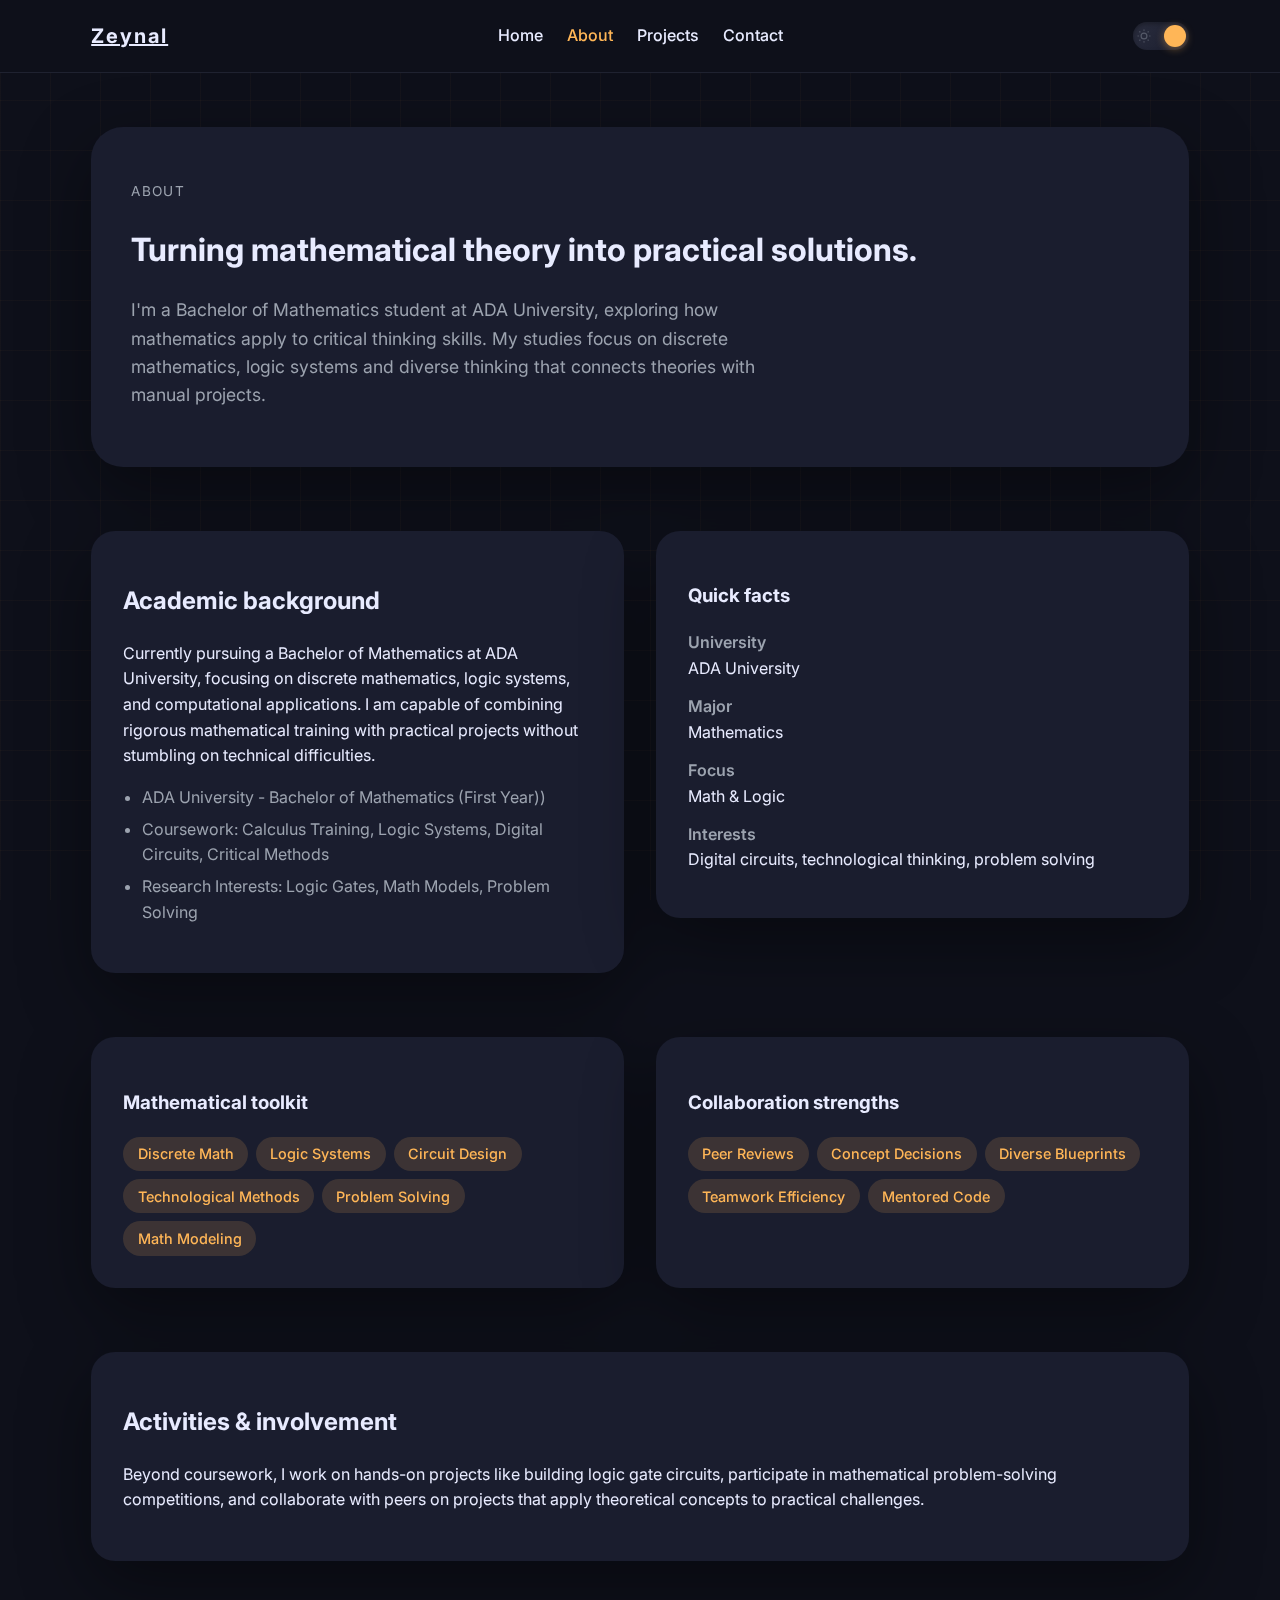
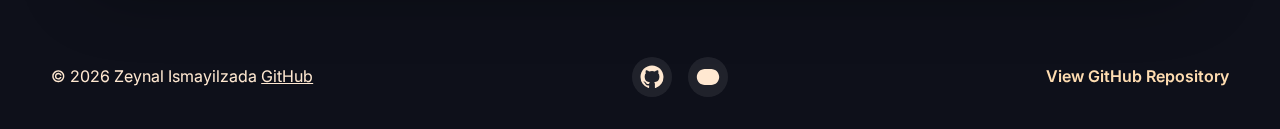
<file: about.html>
<!DOCTYPE html>
<html lang="en">
  <head>
    <meta charset="UTF-8" />
    <meta name="viewport" content="width=device-width, initial-scale=1.0" />
    <title>About | Zeynal Ismayilzada</title>
    <meta
      name="description"
      content="Learn about Zeynal Ismayilzada's background, coursework, and qualifications."
    />
    <link rel="stylesheet" href="styles/main.css" />
    <link rel="preconnect" href="https://fonts.googleapis.com" />
    <link rel="preconnect" href="https://fonts.gstatic.com" crossorigin />
    <link
      href="https://fonts.googleapis.com/css2?family=Inter:wght@400;500;600&display=swap"
      rel="stylesheet"
    />
  </head>
  <body>
    <div class="snowflakes" aria-hidden="true"></div>
    <header class="site-header">
      <nav class="nav" aria-label="Primary">
        <a class="nav__brand" href="index.html">Zeynal</a>
        <div class="nav__controls">
          <button
            class="theme-toggle"
            aria-label="Toggle dark mode"
            title="Toggle theme"
          >
            <span class="theme-toggle__track">
              <svg class="theme-toggle__icon theme-toggle__icon--sun" viewBox="0 0 24 24" fill="none" stroke="currentColor" stroke-width="2">
                <circle cx="12" cy="12" r="5"/>
                <line x1="12" y1="1" x2="12" y2="3"/>
                <line x1="12" y1="21" x2="12" y2="23"/>
                <line x1="4.22" y1="4.22" x2="5.64" y2="5.64"/>
                <line x1="18.36" y1="18.36" x2="19.78" y2="19.78"/>
                <line x1="1" y1="12" x2="3" y2="12"/>
                <line x1="21" y1="12" x2="23" y2="12"/>
                <line x1="4.22" y1="19.78" x2="5.64" y2="18.36"/>
                <line x1="18.36" y1="5.64" x2="19.78" y2="4.22"/>
              </svg>
              <span class="theme-toggle__thumb"></span>
              <svg class="theme-toggle__icon theme-toggle__icon--moon" viewBox="0 0 24 24" fill="none" stroke="currentColor" stroke-width="2">
                <path d="M21 12.79A9 9 0 1 1 11.21 3 7 7 0 0 0 21 12.79z"/>
              </svg>
            </span>
          </button>
          <button
            class="nav__toggle"
            aria-label="Toggle navigation menu"
            aria-expanded="false"
          >
            <span></span>
            <span></span>
            <span></span>
          </button>
        </div>
        <ul class="nav__menu">
          <li><a class="nav__link" href="index.html">Home</a></li>
          <li><a class="nav__link nav__link--active" href="about.html">About</a></li>
          <li><a class="nav__link" href="projects.html">Projects</a></li>
          <li>
            <a class="nav__link" href="index.html#contact" aria-describedby="contact-footer"
              >Contact</a
            >
          </li>
        </ul>
      </nav>
    </header>

    <main>
      <section class="page-hero">
        <p class="eyebrow">About</p>
        <h1>Turning mathematical theory into practical solutions.</h1>
        <p class="lead">
          I'm a Bachelor of Mathematics student at ADA University, exploring how mathematics apply to critical thinking skills. My studies focus on discrete mathematics,
          logic systems and diverse thinking that connects theories with manual projects.
        </p>
      </section>

      <section class="section about-grid">
        <article class="card">
          <h2>Academic background</h2>
          <p>
            Currently pursuing a Bachelor of Mathematics at ADA University, focusing on discrete
            mathematics, logic systems, and computational applications. I am capable of combining rigorous
            mathematical training with practical projects without stumbling on technical difficulties.
          </p>
          <ul class="list">
            <li>ADA University - Bachelor of Mathematics (First Year))</li>
            <li>Coursework: Calculus Training, Logic Systems, Digital Circuits, Critical Methods</li>
            <li>Research Interests: Logic Gates, Math Models, Problem Solving</li>
          </ul>
        </article>

        <aside class="card about-sidebar">
          <h3>Quick facts</h3>
          <dl>
            <div>
              <dt>University</dt>
              <dd>ADA University</dd>
            </div>
            <div>
              <dt>Major</dt>
              <dd>Mathematics</dd>
            </div>
            <div>
              <dt>Focus</dt>
              <dd>Math & Logic</dd>
            </div>
            <div>
              <dt>Interests</dt>
              <dd>Digital circuits, technological thinking, problem solving</dd>
            </div>
          </dl>
        </aside>
      </section>

      <section class="section skills-grid">
        <article class="card">
          <h3>Mathematical toolkit</h3>
          <ul class="pill-list">
            <li>Discrete Math</li>
            <li>Logic Systems</li>
            <li>Circuit Design</li>
            <li>Technological Methods</li>
            <li>Problem Solving</li>
            <li>Math Modeling</li>
          </ul>
        </article>
        <article class="card">
          <h3>Collaboration strengths</h3>
          <ul class="pill-list">
            <li>Peer Reviews</li>
            <li>Concept Decisions</li>
            <li>Diverse Blueprints</li>
            <li>Teamwork Efficiency</li>
            <li>Mentored Code</li>
          </ul>
        </article>
      </section>

      <section class="section">
        <article class="card">
          <h2>Activities &amp; involvement</h2>
          <p>
            Beyond coursework, I work on hands-on projects like building logic gate circuits,
            participate in mathematical problem-solving competitions, and collaborate with peers
            on projects that apply theoretical concepts to practical challenges.
          </p>
        </article>
      </section>
    </main>

    <footer class="site-footer" id="contact-footer">
      <div class="site-footer__brand">
        <span>© <span id="year"></span> Zeynal Ismayilzada</span>
        <a href="https://github.com/zeynal-ismayilzada/" target="_blank" rel="noreferrer">GitHub</a>
      </div>
      <div class="site-footer__social">
        <a
          class="icon-link"
          href="https://github.com/zeynal-ismayilzada/"
          target="_blank"
          rel="noreferrer"
          aria-label="GitHub profile"
        >
          <svg viewBox="0 0 24 24" aria-hidden="true">
            <path
              d="M12 .5C5.648.5.5 5.648.5 12a11.5 11.5 0 0 0 7.865 10.93c.575.105.785-.25.785-.556 0-.274-.01-1-.016-1.96-3.2.695-3.877-1.543-3.877-1.543-.523-1.329-1.279-1.684-1.279-1.684-1.045-.715.08-.701.08-.701 1.157.082 1.767 1.188 1.767 1.188 1.028 1.763 2.698 1.254 3.356.96.105-.745.403-1.255.733-1.542-2.553-.29-5.238-1.277-5.238-5.682 0-1.255.45-2.28 1.187-3.084-.12-.29-.515-1.458.113-3.04 0 0 .966-.31 3.167 1.178a10.93 10.93 0 0 1 5.768 0c2.2-1.488 3.166-1.178 3.166-1.178.63 1.582.236 2.75.117 3.04.74.804 1.186 1.83 1.186 3.084 0 4.417-2.69 5.39-5.254 5.674.415.358.785 1.067.785 2.15 0 1.552-.015 2.803-.015 3.185 0 .309.207.667.792.553A11.503 11.503 0 0 0 23.5 12C23.5 5.648 18.352.5 12 .5Z"
            />
          </svg>
        </a>
        <a
          class="icon-link"
          href="https://www.codecademy.com/profiles/zeynal_ismayilzada"
          target="_blank"
          rel="noreferrer"
          aria-label="Codecademy profile"
        >
          <svg viewBox="0 0 30 20" aria-hidden="true">
            <path
              d="M1 10C1 4.477 5.477 0 11 0h8c5.523 0 10 4.477 10 10s-4.477 10-10 10h-8C5.477 20 1 15.523 1 10Zm8.884-3.316c-.804.946-1.39 2.21-1.39 3.316 0 1.106.586 2.37 1.39 3.316.807.95 1.873 1.684 3.054 1.684 1.083 0 1.971-.55 2.688-1.316l1.965 1.963C17.454 16.004 15.913 17 13.996 17c-1.742 0-3.34-.95-4.512-2.22C8.316 13.365 7.5 11.73 7.5 10c0-1.73.816-3.365 1.984-4.78C10.658 3.95 12.256 3 13.998 3c1.917 0 3.458.996 4.59 2.353l-1.965 1.963c-.717-.767-1.605-1.316-2.688-1.316-1.181 0-2.247.735-3.054 1.684Zm9.644 3.316a1 1 0 1 1 0-2h3.972a1 1 0 1 1 0 2h-3.972Z"
            />
          </svg>
        </a>
      </div>
      <a
        class="repo-link"
        href="https://github.com/zeynal-ismayilzada/Zeynal-Portfolio"
        target="_blank"
        rel="noreferrer"
      >
        View GitHub Repository
      </a>
    </footer>

    <script>
      const yearEl = document.getElementById("year");
      if (yearEl) {
        yearEl.textContent = new Date().getFullYear();
      }
      const navToggle = document.querySelector(".nav__toggle");
      const navMenu = document.querySelector(".nav__menu");
      if (navToggle && navMenu) {
        navToggle.addEventListener("click", () => {
          const isOpen = navMenu.classList.toggle("is-open");
          navToggle.setAttribute("aria-expanded", String(isOpen));
        });
      }
      
      // Theme toggle
      const themeToggle = document.querySelector(".theme-toggle");
      const html = document.documentElement;
      
      // Initialize theme from localStorage or default to dark
      const savedTheme = localStorage.getItem("theme") || "dark";
      html.setAttribute("data-theme", savedTheme);
      
      if (themeToggle) {
        themeToggle.addEventListener("click", () => {
          const currentTheme = html.getAttribute("data-theme");
          const newTheme = currentTheme === "dark" ? "light" : "dark";
          html.setAttribute("data-theme", newTheme);
          localStorage.setItem("theme", newTheme);
        });
      }
      
      // Create snowflakes - ADD THIS PART
      function createSnowflake() {
        const snowflake = document.createElement("div");
        snowflake.className = "snowflake";
        snowflake.innerHTML = "❄";
        snowflake.style.left = Math.random() * 100 + "%";
        snowflake.style.animationDuration = (Math.random() * 3 + 2) + "s";
        snowflake.style.opacity = Math.random() * 0.5 + 0.3;
        snowflake.style.fontSize = (Math.random() * 10 + 10) + "px";
        document.querySelector(".snowflakes").appendChild(snowflake);
        
        setTimeout(() => {
          snowflake.remove();
        }, 5000);
      }
      
      // Create initial snowflakes
      for (let i = 0; i < 30; i++) {
        setTimeout(() => createSnowflake(), i * 200);
      }
      
      // Continue creating snowflakes
      setInterval(createSnowflake, 300);
    </script>
  </body>
</html>
</file>
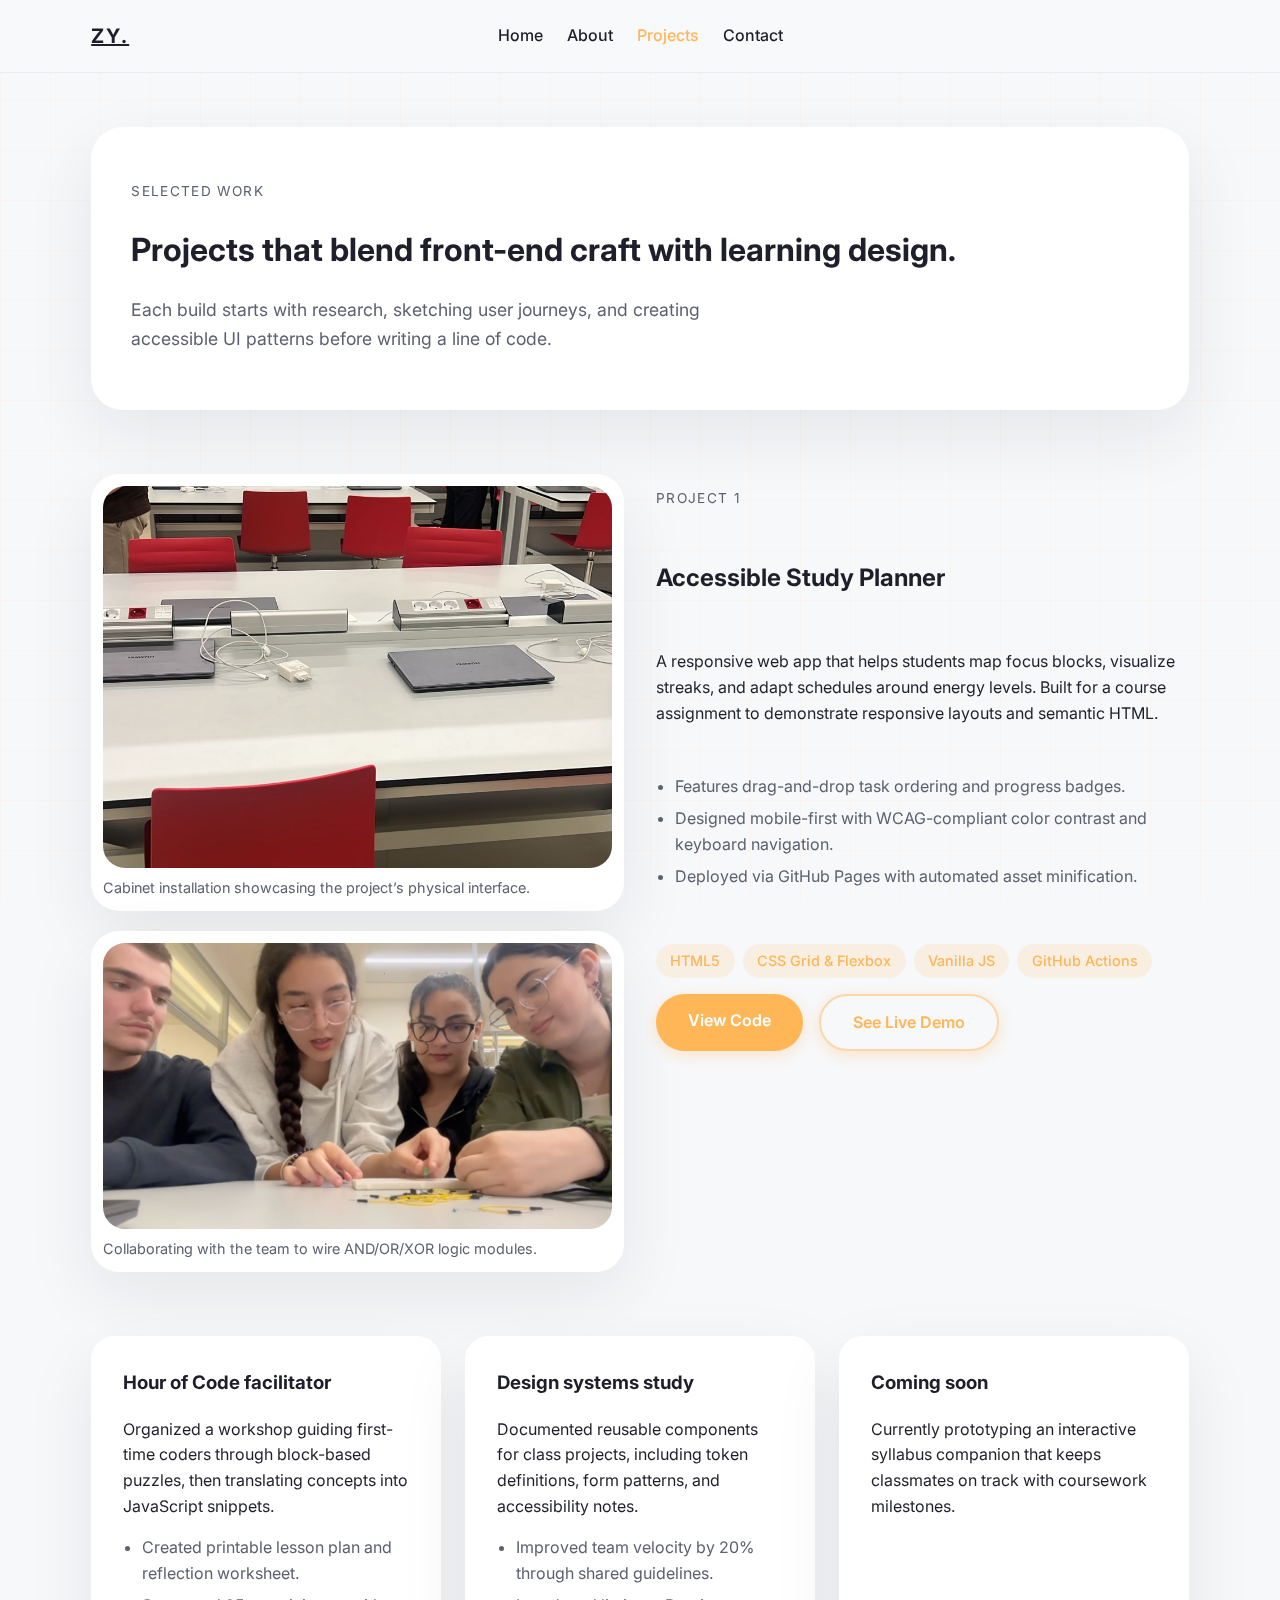
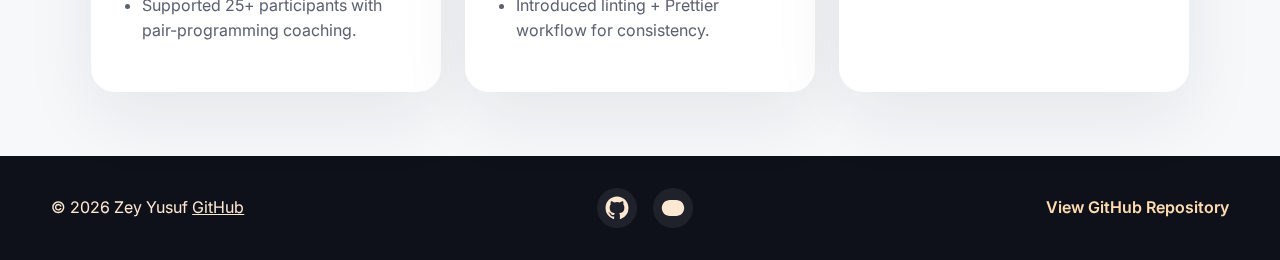
<file: projects.html>
<!DOCTYPE html>
<html lang="en">
  <head>
    <meta charset="UTF-8" />
    <meta name="viewport" content="width=device-width, initial-scale=1.0" />
    <title>Projects | Zey Yusuf</title>
    <meta
      name="description"
      content="Explore highlighted coursework and personal projects by Zey Yusuf."
    />
    <link rel="stylesheet" href="styles/main.css" />
    <link rel="preconnect" href="https://fonts.googleapis.com" />
    <link rel="preconnect" href="https://fonts.gstatic.com" crossorigin />
    <link
      href="https://fonts.googleapis.com/css2?family=Inter:wght@400;500;600&display=swap"
      rel="stylesheet"
    />
  </head>
  <body>
    <header class="site-header">
      <nav class="nav" aria-label="Primary">
        <a class="nav__brand" href="index.html">ZY.</a>
        <button
          class="nav__toggle"
          aria-label="Toggle navigation menu"
          aria-expanded="false"
        >
          <span></span>
          <span></span>
          <span></span>
        </button>
        <ul class="nav__menu">
          <li><a class="nav__link" href="index.html">Home</a></li>
          <li><a class="nav__link" href="about.html">About</a></li>
          <li>
            <a class="nav__link nav__link--active" href="projects.html">Projects</a>
          </li>
          <li>
            <a class="nav__link" href="index.html#contact" aria-describedby="contact-footer"
              >Contact</a
            >
          </li>
        </ul>
      </nav>
    </header>

    <main>
      <section class="page-hero">
        <p class="eyebrow">Selected Work</p>
        <h1>Projects that blend front-end craft with learning design.</h1>
        <p class="lead">
          Each build starts with research, sketching user journeys, and creating
          accessible UI patterns before writing a line of code.
        </p>
      </section>

      <section class="section project-detail" id="project-1">
        <div class="project-detail__media">
          <figure class="project-photo project-photo--primary">
            <img
              src="assets/images/image1.jpeg"
              alt="Cabinet prototype for the logic-gate planner"
              loading="lazy"
            />
            <figcaption>Cabinet installation showcasing the project’s physical interface.</figcaption>
          </figure>
          <figure class="project-photo project-photo--secondary">
            <img
              src="assets/images/image2.png"
              alt="Team wiring AND, OR, and XOR gates"
              loading="lazy"
            />
            <figcaption>Collaborating with the team to wire AND/OR/XOR logic modules.</figcaption>
          </figure>
        </div>
        <article class="project-detail__content">
          <p class="eyebrow">Project 1</p>
          <h2>Accessible Study Planner</h2>
          <p>
            A responsive web app that helps students map focus blocks, visualize
            streaks, and adapt schedules around energy levels. Built for a
            course assignment to demonstrate responsive layouts and semantic HTML.
          </p>
          <ul class="list">
            <li>Features drag-and-drop task ordering and progress badges.</li>
            <li>
              Designed mobile-first with WCAG-compliant color contrast and keyboard
              navigation.
            </li>
            <li>Deployed via GitHub Pages with automated asset minification.</li>
          </ul>
          <div class="pill-list pill-list--inline">
            <span>HTML5</span>
            <span>CSS Grid &amp; Flexbox</span>
            <span>Vanilla JS</span>
            <span>GitHub Actions</span>
          </div>
          <div class="project-detail__links">
            <a
              class="btn"
              href="https://github.com/zey/personal-portfolio"
              target="_blank"
              rel="noreferrer"
              >View Code</a
            >
            <a class="btn btn--ghost" href="index.html#home">See Live Demo</a>
          </div>
        </article>
      </section>

      <section class="section project-grid">
        <article class="card project-card--compact">
          <h3>Hour of Code facilitator</h3>
          <p>
            Organized a workshop guiding first-time coders through block-based puzzles,
            then translating concepts into JavaScript snippets.
          </p>
          <ul class="list">
            <li>Created printable lesson plan and reflection worksheet.</li>
            <li>Supported 25+ participants with pair-programming coaching.</li>
          </ul>
        </article>

        <article class="card project-card--compact">
          <h3>Design systems study</h3>
          <p>
            Documented reusable components for class projects, including token definitions,
            form patterns, and accessibility notes.
          </p>
          <ul class="list">
            <li>Improved team velocity by 20% through shared guidelines.</li>
            <li>Introduced linting + Prettier workflow for consistency.</li>
          </ul>
        </article>

        <article class="card project-card--compact">
          <h3>Coming soon</h3>
          <p>
            Currently prototyping an interactive syllabus companion that keeps classmates
            on track with coursework milestones.
          </p>
        </article>
      </section>
    </main>

    <footer class="site-footer" id="contact-footer">
      <div class="site-footer__brand">
        <span>© <span id="year"></span> Zey Yusuf</span>
        <a href="https://github.com/zey" target="_blank" rel="noreferrer">GitHub</a>
      </div>
      <div class="site-footer__social">
        <a
          class="icon-link"
          href="https://github.com/zey"
          target="_blank"
          rel="noreferrer"
          aria-label="GitHub profile"
        >
          <svg viewBox="0 0 24 24" aria-hidden="true">
            <path
              d="M12 .5C5.648.5.5 5.648.5 12a11.5 11.5 0 0 0 7.865 10.93c.575.105.785-.25.785-.556 0-.274-.01-1-.016-1.96-3.2.695-3.877-1.543-3.877-1.543-.523-1.329-1.279-1.684-1.279-1.684-1.045-.715.08-.701.08-.701 1.157.082 1.767 1.188 1.767 1.188 1.028 1.763 2.698 1.254 3.356.96.105-.745.403-1.255.733-1.542-2.553-.29-5.238-1.277-5.238-5.682 0-1.255.45-2.28 1.187-3.084-.12-.29-.515-1.458.113-3.04 0 0 .966-.31 3.167 1.178a10.93 10.93 0 0 1 5.768 0c2.2-1.488 3.166-1.178 3.166-1.178.63 1.582.236 2.75.117 3.04.74.804 1.186 1.83 1.186 3.084 0 4.417-2.69 5.39-5.254 5.674.415.358.785 1.067.785 2.15 0 1.552-.015 2.803-.015 3.185 0 .309.207.667.792.553A11.503 11.503 0 0 0 23.5 12C23.5 5.648 18.352.5 12 .5Z"
            />
          </svg>
        </a>
        <a
          class="icon-link"
          href="https://www.codecademy.com/profiles/zey"
          target="_blank"
          rel="noreferrer"
          aria-label="Codecademy profile"
        >
          <svg viewBox="0 0 30 20" aria-hidden="true">
            <path
              d="M1 10C1 4.477 5.477 0 11 0h8c5.523 0 10 4.477 10 10s-4.477 10-10 10h-8C5.477 20 1 15.523 1 10Zm8.884-3.316c-.804.946-1.39 2.21-1.39 3.316 0 1.106.586 2.37 1.39 3.316.807.95 1.873 1.684 3.054 1.684 1.083 0 1.971-.55 2.688-1.316l1.965 1.963C17.454 16.004 15.913 17 13.996 17c-1.742 0-3.34-.95-4.512-2.22C8.316 13.365 7.5 11.73 7.5 10c0-1.73.816-3.365 1.984-4.78C10.658 3.95 12.256 3 13.998 3c1.917 0 3.458.996 4.59 2.353l-1.965 1.963c-.717-.767-1.605-1.316-2.688-1.316-1.181 0-2.247.735-3.054 1.684Zm9.644 3.316a1 1 0 1 1 0-2h3.972a1 1 0 1 1 0 2h-3.972Z"
            />
          </svg>
        </a>
      </div>
      <a
        class="repo-link"
        href="https://github.com/zey/personal-portfolio"
        target="_blank"
        rel="noreferrer"
      >
        View GitHub Repository
      </a>
    </footer>

    <script>
      const yearEl = document.getElementById("year");
      if (yearEl) {
        yearEl.textContent = new Date().getFullYear();
      }
      const navToggle = document.querySelector(".nav__toggle");
      const navMenu = document.querySelector(".nav__menu");
      if (navToggle && navMenu) {
        navToggle.addEventListener("click", () => {
          const isOpen = navMenu.classList.toggle("is-open");
          navToggle.setAttribute("aria-expanded", String(isOpen));
        });
      }
    </script>
  </body>
</html>
</file>
<file: styles/main.css>
:root {
  color-scheme: light dark;
  --font-base: "Inter", system-ui, -apple-system, BlinkMacSystemFont, sans-serif;
  --bg: #f7f8fa;
  --surface: #ffffff;
  --text: #1f1f2b;
  --muted: #5c6070;
  --accent: #ffb657;
  --accent-dark: #e39b40;
  --border: #e1e5ee;
  --shadow: 0 25px 70px rgba(15, 23, 42, 0.08);
}

[data-theme="dark"] {
  --bg: #0e101a;
  --surface: #1a1d2e;
  --text: #e8ebff;
  --muted: #9ca3af;
  --border: #2a2d3e;
  --shadow: 0 25px 70px rgba(0, 0, 0, 0.4);
}

/* Tiled Background */
body::before {
  content: '';
  position: fixed;
  top: 0;
  left: 0;
  width: 100%;
  height: 100%;
  background-image: 
    linear-gradient(rgba(255, 182, 87, 0.05) 1px, transparent 1px),
    linear-gradient(90deg, rgba(255, 182, 87, 0.05) 1px, transparent 1px);
  background-size: 50px 50px;
  z-index: -1;
  pointer-events: none;
}

[data-theme="dark"] body::before {
  background-image: 
    linear-gradient(rgba(255, 182, 87, 0.03) 1px, transparent 1px),
    linear-gradient(90deg, rgba(255, 182, 87, 0.03) 1px, transparent 1px);
}

*,
*::before,
*::after {
  box-sizing: border-box;
}

body {
  margin: 0;
  font-family: var(--font-base);
  color: var(--text);
  background-color: var(--bg);
  line-height: 1.6;
  min-height: 100vh;
}

img {
  max-width: 100%;
  display: block;
  border-radius: 18px;
}

a {
  color: inherit;
}

.site-header {
  position: sticky;
  top: 0;
  background-color: rgba(247, 248, 250, 0.92);
  backdrop-filter: blur(12px);
  border-bottom: 1px solid rgba(225, 229, 238, 0.65);
  z-index: 10;
  transition: background-color 0.3s ease, border-color 0.3s ease;
}

[data-theme="dark"] .site-header {
  background-color: rgba(14, 16, 26, 0.92);
  border-bottom-color: rgba(42, 45, 62, 0.65);
}

.nav {
  display: flex;
  align-items: center;
  justify-content: space-between;
  padding: 1.25rem max(4vw, 1rem);
  max-width: 1200px;
  margin-inline: auto;
  position: relative;
}

.nav__brand {
  font-weight: 700;
  font-size: 1.25rem;
  letter-spacing: 0.1em;
  flex-shrink: 0;
}

.nav__controls {
  display: flex;
  align-items: center;
  gap: 1rem;
  flex-shrink: 0;
}

.nav__menu {
  display: flex;
  gap: 1.5rem;
  list-style: none;
  padding: 0;
  margin: 0;
  position: absolute;
  left: 50%;
  transform: translateX(-50%);
}

.nav__link {
  text-decoration: none;
  font-weight: 500;
  transition: color 0.2s ease;
}

.nav__link:hover,
.nav__link:focus-visible {
  color: var(--accent);
}

.nav__link--active {
  color: var(--accent);
}

.nav__toggle {
  display: none;
  flex-direction: column;
  border: none;
  background: none;
  gap: 0.3rem;
  padding: 0.3rem;
}

.nav__toggle span {
  width: 24px;
  height: 2px;
  background-color: var(--text);
  transition: background-color 0.3s ease;
}

.theme-toggle {
  border: none;
  background: none;
  padding: 0;
  cursor: pointer;
  display: flex;
  align-items: center;
  justify-content: center;
}

.theme-toggle__track {
  position: relative;
  width: 56px;
  height: 28px;
  background: linear-gradient(135deg, #f0f0f0 0%, #d0d0d0 100%);
  border-radius: 999px;
  transition: background 0.3s ease;
  box-shadow: inset 0 2px 4px rgba(0, 0, 0, 0.1);
  display: flex;
  align-items: center;
  justify-content: space-between;
  padding: 0 4px;
}

[data-theme="dark"] .theme-toggle__track {
  background: linear-gradient(135deg, #2a2d3e 0%, #1a1d2e 100%);
  box-shadow: inset 0 2px 4px rgba(0, 0, 0, 0.3);
}

.theme-toggle__icon {
  width: 14px;
  height: 14px;
  stroke: var(--muted);
  transition: stroke 0.3s ease, opacity 0.3s ease;
  z-index: 1;
}

.theme-toggle__icon--sun {
  opacity: 1;
}

.theme-toggle__icon--moon {
  opacity: 0.4;
}

[data-theme="dark"] .theme-toggle__icon--sun {
  opacity: 0.4;
}

[data-theme="dark"] .theme-toggle__icon--moon {
  opacity: 1;
}

.theme-toggle__thumb {
  position: absolute;
  left: 3px;
  top: 50%;
  transform: translateY(-50%);
  width: 22px;
  height: 22px;
  background: #ffffff;
  border-radius: 50%;
  transition: transform 0.3s cubic-bezier(0.4, 0, 0.2, 1), box-shadow 0.3s ease;
  box-shadow: 0 2px 4px rgba(0, 0, 0, 0.2);
  z-index: 2;
}

[data-theme="dark"] .theme-toggle__thumb {
  transform: translate(28px, -50%);
  background: #ffb657;
  box-shadow: 0 2px 8px rgba(255, 182, 87, 0.4);
}

.theme-toggle:hover .theme-toggle__track {
  box-shadow: inset 0 2px 4px rgba(0, 0, 0, 0.15);
}

[data-theme="dark"] .theme-toggle:hover .theme-toggle__track {
  box-shadow: inset 0 2px 4px rgba(0, 0, 0, 0.4);
}

main {
  padding: max(6vh, 3rem) max(4vw, 1rem) 4rem;
  max-width: 1200px;
  margin-inline: auto;
  display: flex;
  flex-direction: column;
  gap: 4rem;
}

.page-hero {
  background-color: var(--surface);
  padding: 2.5rem;
  border-radius: 32px;
  box-shadow: var(--shadow);
}

.page-hero .lead {
  font-size: 1.1rem;
  color: var(--muted);
  max-width: 60ch;
}

.section {
  display: flex;
  flex-wrap: wrap;
  gap: 2rem;
}

.card {
  background-color: var(--surface);
  border-radius: 24px;
  padding: 2rem;
  box-shadow: var(--shadow);
  flex: 1 1 280px;
}

.list {
  padding-left: 1.2rem;
  color: var(--muted);
}

.list li {
  margin-bottom: 0.4rem;
}

.pill-list {
  list-style: none;
  padding: 0;
  margin: 0;
  display: flex;
  flex-wrap: wrap;
  gap: 0.5rem;
}

.pill-list li,
.pill-list span {
  background-color: rgba(255, 182, 87, 0.15);
  color: var(--accent);
  border-radius: 999px;
  padding: 0.35rem 0.9rem;
  font-size: 0.9rem;
  font-weight: 500;
}

.pill-list--inline {
  margin-top: 1rem;
}

.about-grid {
  align-items: flex-start;
}

.about-sidebar dl {
  margin: 0;
}

.about-sidebar dt {
  font-weight: 600;
  color: var(--muted);
}

.about-sidebar dd {
  margin: 0 0 0.8rem;
}

.skills-grid {
  display: grid;
  grid-template-columns: repeat(auto-fit, minmax(260px, 1fr));
}

.project-detail {
  display: grid;
  grid-template-columns: repeat(auto-fit, minmax(260px, 1fr));
  gap: 2rem;
}

.project-detail__media {
  display: grid;
  grid-template-columns: 1fr;
  gap: 1.25rem;
}

.project-photo {
  margin: 0;
  background-color: var(--surface);
  border-radius: 28px;
  box-shadow: var(--shadow);
  padding: 0.75rem;
}

.project-photo img {
  border-radius: 22px;
}

.project-photo figcaption {
  margin-top: 0.5rem;
  font-size: 0.9rem;
  color: var(--muted);
}

.project-photo--primary img {
  aspect-ratio: 4 / 3;
  object-fit: cover;
}

.project-photo--secondary img {
  aspect-ratio: 16 / 9;
  object-fit: cover;
}

.project-detail__content {
  display: flex;
  flex-direction: column;
  gap: 1rem;
}

.project-detail__links {
  display: flex;
  gap: 1rem;
  flex-wrap: wrap;
}

.project-grid {
  display: grid;
  grid-template-columns: repeat(auto-fit, minmax(260px, 1fr));
  gap: 1.5rem;
}

.project-card--compact h3 {
  margin-top: 0;
}

.hero {
  display: grid;
  gap: 2.5rem;
  grid-template-columns: repeat(auto-fit, minmax(280px, 1fr));
  align-items: center;
}

.hero__media {
  display: flex;
  justify-content: center;
}

.hero__portrait {
  width: min(320px, 80vw);
  aspect-ratio: 1 / 1;
  border-radius: 50%;
  padding: 0.75rem;
  background: radial-gradient(circle at 30% 30%, #ffe3c4, #ffc47a);
  box-shadow: var(--shadow);
}

.hero__portrait img {
  width: 100%;
  height: 100%;
  border-radius: 50%;
  object-fit: cover;
}

.hero__content h1 {
  margin-top: 0.5rem;
  font-size: clamp(2.25rem, 6vw, 3.75rem);
  line-height: 1.1;
}

.eyebrow {
  text-transform: uppercase;
  letter-spacing: 0.1em;
  font-size: 0.85rem;
  color: var(--muted);
}

.eyebrow--gradient {
  background-image: linear-gradient(
    120deg,
    #f39f42 0%,
    #ffb657 35%,
    #ffe3c4 50%,
    #ffb657 65%,
    #f39f42 100%
  );
  background-size: 160% 160%;
  background-clip: text;
  -webkit-background-clip: text;
  -webkit-text-fill-color: transparent;
  animation: gradient-sweep 3s ease-in-out infinite;
}

@keyframes gradient-sweep {
  0% {
    background-position: 0% 50%;
  }
  50% {
    background-position: 100% 50%;
  }
  100% {
    background-position: 0% 50%;
  }
}

.hero__actions {
  display: flex;
  gap: 1rem;
  flex-wrap: wrap;
  margin-top: 1.5rem;
}

.btn {
  background-color: var(--accent);
  color: #fff;
  border: none;
  padding: 0.85rem 2rem;
  border-radius: 999px;
  text-decoration: none;
  font-weight: 600;
  transition: all 0.3s ease;
  position: relative;
  z-index: 1;
  overflow: hidden;
  box-shadow: 0 4px 15px rgba(255, 182, 87, 0.3);
}

.btn::after {
  content: '';
  position: absolute;
  top: -2px;
  left: -2px;
  right: -2px;
  bottom: -2px;
  border-radius: 999px;
  background: linear-gradient(45deg, #ffb657, #ff7e5f, #feb47b, #ffb657);
  z-index: -1;
  opacity: 0;
  transition: opacity 0.3s ease;
}

.btn:hover::after {
  opacity: 1;
  animation: glow 1.5s ease-in-out infinite alternate;
}

@keyframes glow {
  from {
    filter: blur(5px);
  }
  to {
    filter: blur(10px);
  }
}

.btn:hover {
  transform: translateY(-2px);
  box-shadow: 0 6px 20px rgba(255, 182, 87, 0.5);
}

.btn--ghost::after {
  background: linear-gradient(45deg, rgba(255, 182, 87, 0.5), rgba(255, 126, 95, 0.5));
}

.btn:hover,
.btn:focus-visible {
  background-color: var(--accent-dark);
}

.btn--ghost {
  background: transparent;
  color: var(--accent);
  border: 2px solid rgba(255, 182, 87, 0.5);
}

.about-preview,
.projects-preview {
  background-color: var(--surface);
  border-radius: 28px;
  padding: 2rem;
  box-shadow: var(--shadow);
}

.about-preview {
  background-color: var(--surface);
  border-radius: 28px;
  padding: 2.5rem;
  box-shadow: var(--shadow);
  position: relative;
  overflow: hidden;
  transition: all 0.3s ease;
}

.about-preview::after {
  content: '';
  position: absolute;
  top: 0;
  left: 0;
  width: 5px;
  height: 100%;
  background: linear-gradient(to bottom, 
    var(--accent), 
    #ff7e5f, 
    var(--accent));
  border-radius: 5px 0 0 5px;
}

.about-preview:hover {
  transform: translateY(-5px);
  box-shadow: 0 15px 40px rgba(255, 182, 87, 0.15);
}

.about-preview h2 {
  margin-top: 0;
  font-size: 1.8rem;
  background: linear-gradient(90deg, var(--accent), #ff7e5f);
  -webkit-background-clip: text;
  -webkit-text-fill-color: transparent;
  background-clip: text;
}

.about-preview p {
  color: var(--muted);
  line-height: 1.6;
  margin-bottom: 1rem;
}

.text-link {
  color: var(--accent);
  text-decoration: none;
  font-weight: 600;
}

.projects-preview header {
  margin-bottom: 2rem;
}

.project-card {
  display: grid;
  grid-template-columns: repeat(auto-fit, minmax(240px, 1fr));
  gap: 2rem;
  align-items: center;
}

.project-card__info {
  display: flex;
  flex-direction: column;
  gap: 0.75rem;
}

.site-footer {
  background-color: #0e101a;
  color: #ffe8d1;
  padding: 2rem max(4vw, 1rem);
  display: flex;
  flex-wrap: wrap;
  gap: 1rem;
  align-items: center;
  justify-content: space-between;
}

.site-footer__social {
  display: flex;
  gap: 1rem;
}

.icon-link {
  display: inline-flex;
  width: 40px;
  height: 40px;
  border-radius: 50%;
  align-items: center;
  justify-content: center;
  background-color: rgba(255, 255, 255, 0.08);
  transition: background-color 0.2s ease, transform 0.2s ease;
}

.icon-link:hover,
.icon-link:focus-visible {
  background-color: rgba(255, 255, 255, 0.15);
  transform: translateY(-2px);
}

.icon-link svg {
  width: 24px;
  height: 24px;
  fill: currentColor;
}

.repo-link {
  color: #ffddb1;
  font-weight: 600;
  text-decoration: none;
}

@media (max-width: 768px) {
  .nav__menu {
    position: absolute;
    inset: 0 0 auto 0;
    padding: 4rem 1.5rem 1.5rem;
    background-color: rgba(14, 16, 26, 0.95);
    flex-direction: column;
    transform: translateY(-110%) translateX(-50%);
    transition: transform 0.3s ease;
    left: 50%;
    width: 100%;
  }

  .nav__menu.is-open {
    transform: translateY(0) translateX(-50%);
  }

  .nav__toggle {
    display: flex;
  }

  .nav__link {
    color: #ffe8d1;
    font-size: 1.2rem;
  }

  .site-footer {
    flex-direction: column;
    align-items: flex-start;
  }
}

/* Christmas Snowflakes */
.snowflakes {
  position: fixed;
  top: 0;
  left: 0;
  width: 100%;
  height: 100%;
  pointer-events: none;
  z-index: 1;
  overflow: hidden;
}

.snowflake {
  position: absolute;
  top: -20px;
  color: rgba(255, 255, 255, 0.8);
  animation: fall linear infinite;
  user-select: none;
  text-shadow: 0 0 5px rgba(255, 255, 255, 0.5);
}

@keyframes fall {
  to {
    transform: translateY(100vh) rotate(360deg);
  }
}

/* Christmas accent colors */
:root {
  --christmas-red: #dc2626;
  --christmas-green: #16a34a;
}

[data-theme="dark"] .snowflake {
  color: rgba(255, 255, 255, 0.6);
  text-shadow: 0 0 8px rgba(255, 255, 255, 0.4);
}

/* Enhanced Projects Preview */
.projects-preview {
  background-color: var(--surface);
  border-radius: 28px;
  padding: 2.5rem;
  box-shadow: var(--shadow);
  position: relative;
  overflow: hidden;
  border: 2px solid transparent;
  background-clip: padding-box;
}

/* Left gradient border like About Preview */
.projects-preview::after {
  content: '';
  position: absolute;
  top: 0;
  left: 0;
  width: 5px;
  height: 100%;
  background: linear-gradient(to bottom, 
    var(--accent), 
    #ff7e5f, 
    var(--accent));
  border-radius: 5px 0 0 5px;
}

/* Outer animated gradient border */
.projects-preview::before {
  content: '';
  position: absolute;
  top: -2px;
  left: -2px;
  right: -2px;
  bottom: -2px;
  background: linear-gradient(45deg, 
    var(--accent), 
    #ff7e5f, 
    #feb47b, 
    var(--accent));
  border-radius: 30px;
  z-index: -1;
  animation: border-glow 3s ease-in-out infinite alternate;
  opacity: 0.5;
}

@keyframes border-glow {
  0% {
    opacity: 0.5;
    filter: blur(5px);
  }
  100% {
    opacity: 0.8;
    filter: blur(10px);
  }
}

.projects-preview header {
  margin-bottom: 2rem;
  text-align: center;
}

.projects-preview header h2 {
  margin: 0 0 0.5rem 0;
  font-size: 2rem;
  background: linear-gradient(90deg, var(--accent), #ff7e5f);
  -webkit-background-clip: text;
  -webkit-text-fill-color: transparent;
  background-clip: text;
}

.projects-preview .subtitle {
  color: var(--muted);
  font-size: 1rem;
  margin: 0;
}

.project-cards {
  display: grid;
  grid-template-columns: repeat(auto-fit, minmax(300px, 1fr));
  gap: 1.5rem;
}

.project-card {
  background: rgba(255, 182, 87, 0.05);
  border: 1px solid rgba(255, 182, 87, 0.2);
  border-radius: 20px;
  padding: 1.5rem;
  transition: all 0.3s ease;
  position: relative;
  overflow: hidden;
}

.project-card::before {
  content: '';
  position: absolute;
  top: 0;
  left: 0;
  width: 100%;
  height: 100%;
  background: linear-gradient(45deg, 
    transparent, 
    rgba(255, 182, 87, 0.05), 
    transparent);
  transform: translateX(-100%);
  transition: transform 0.5s ease;
}

.project-card:hover::before {
  transform: translateX(100%);
}

.project-card:hover {
  transform: translateY(-5px);
  border-color: var(--accent);
  box-shadow: 0 10px 30px rgba(255, 182, 87, 0.2);
}

.projects-preview header {
  margin-bottom: 2rem;
  text-align: center;
}

.projects-preview header h2 {
  margin: 0 0 0.5rem 0;
  font-size: 2rem;
  background: linear-gradient(90deg, var(--accent), #ff7e5f);
  -webkit-background-clip: text;
  -webkit-text-fill-color: transparent;
  background-clip: text;
}

.projects-preview .subtitle {
  color: var(--muted);
  font-size: 1rem;
  margin: 0;
}

.project-cards {
  display: grid;
  grid-template-columns: repeat(auto-fit, minmax(300px, 1fr));
  gap: 1.5rem;
}

.project-card {
  background: rgba(255, 182, 87, 0.05);
  border: 1px solid rgba(255, 182, 87, 0.1);
  border-radius: 20px;
  padding: 1.5rem;
  transition: all 0.3s ease;
}

.project-card:hover {
  transform: translateY(-5px);
  border-color: rgba(255, 182, 87, 0.3);
  box-shadow: 0 10px 30px rgba(255, 182, 87, 0.1);
}

.project-card__badge {
  display: inline-block;
  background: rgba(255, 182, 87, 0.15);
  color: var(--accent);
  padding: 0.25rem 0.75rem;
  border-radius: 20px;
  font-size: 0.8rem;
  font-weight: 600;
  margin-bottom: 1rem;
}

.project-card h3 {
  margin: 0 0 0.75rem 0;
  font-size: 1.25rem;
}

.project-card p {
  color: var(--muted);
  margin: 0 0 1rem 0;
  line-height: 1.5;
}

.project-link {
  display: inline-flex;
  align-items: center;
  gap: 0.5rem;
  color: var(--accent);
  text-decoration: none;
  font-weight: 600;
  transition: gap 0.3s ease;
}

.project-link:hover {
  gap: 0.75rem;
}

/* Math highlights in About Preview */
.math-highlights {
  display: flex;
  flex-wrap: wrap;
  gap: 0.5rem;
  margin: 1rem 0;
}

.math-tag {
  background: rgba(255, 182, 87, 0.1);
  color: var(--accent);
  padding: 0.35rem 0.75rem;
  border-radius: 15px;
  font-size: 0.85rem;
  font-weight: 500;
  border: 1px solid rgba(255, 182, 87, 0.2);
  transition: all 0.3s ease;
}

.math-tag:hover {
  background: rgba(255, 182, 87, 0.2);
  transform: translateY(-2px);
}

.project-card__badge {
  display: inline-block;
  background: rgba(255, 182, 87, 0.15);
  color: var(--accent);
  padding: 0.25rem 0.75rem;
  border-radius: 20px;
  font-size: 0.8rem;
  font-weight: 600;
  margin-bottom: 1rem;
}

.project-card h3 {
  margin: 0 0 0.75rem 0;
  font-size: 1.25rem;
}

.project-card p {
  color: var(--muted);
  margin: 0 0 1rem 0;
  line-height: 1.5;
}

.project-link {
  display: inline-flex;
  align-items: center;
  gap: 0.5rem;
  color: var(--accent);
  text-decoration: none;
  font-weight: 600;
  transition: gap 0.3s ease;
}

.project-link:hover {
  gap: 0.75rem;
}
</file>
